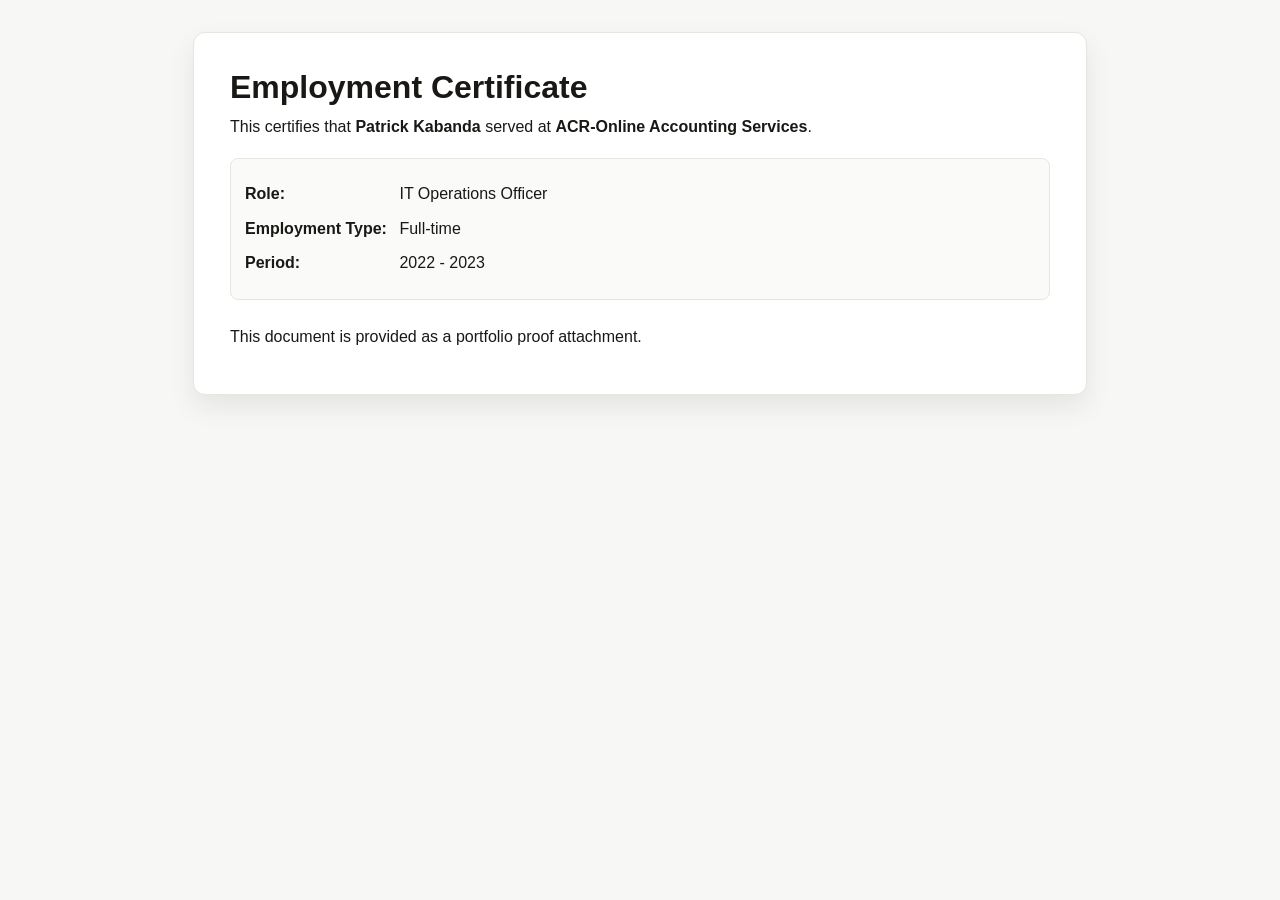
<file: assets/certificates/acr-it-operations-certificate.html>
<!DOCTYPE html>
<html lang="en">
<head>
  <meta charset="UTF-8">
  <meta name="viewport" content="width=device-width, initial-scale=1.0">
  <title>Employment Certificate - ACR Online</title>
  <style>
    body { margin: 0; font-family: "DM Sans", Arial, sans-serif; background: #f7f7f5; color: #1a1814; }
    .sheet { max-width: 820px; margin: 32px auto; background: #fff; border: 1px solid #e8e5e0; border-radius: 12px; padding: 36px; box-shadow: 0 12px 28px rgba(0, 0, 0, 0.08); }
    h1 { margin: 0 0 8px; font-size: 2rem; }
    p { line-height: 1.65; margin: 8px 0; }
    .meta { margin: 18px 0 24px; padding: 14px; border: 1px solid #e8e5e0; border-radius: 8px; background: #fafaf9; }
    .meta strong { display: inline-block; min-width: 150px; }
  </style>
</head>
<body>
  <main class="sheet">
    <h1>Employment Certificate</h1>
    <p>This certifies that <strong>Patrick Kabanda</strong> served at <strong>ACR-Online Accounting Services</strong>.</p>
    <div class="meta">
      <p><strong>Role:</strong> IT Operations Officer</p>
      <p><strong>Employment Type:</strong> Full-time</p>
      <p><strong>Period:</strong> 2022 - 2023</p>
    </div>
    <p>This document is provided as a portfolio proof attachment.</p>
  </main>
</body>
</html>
</file>
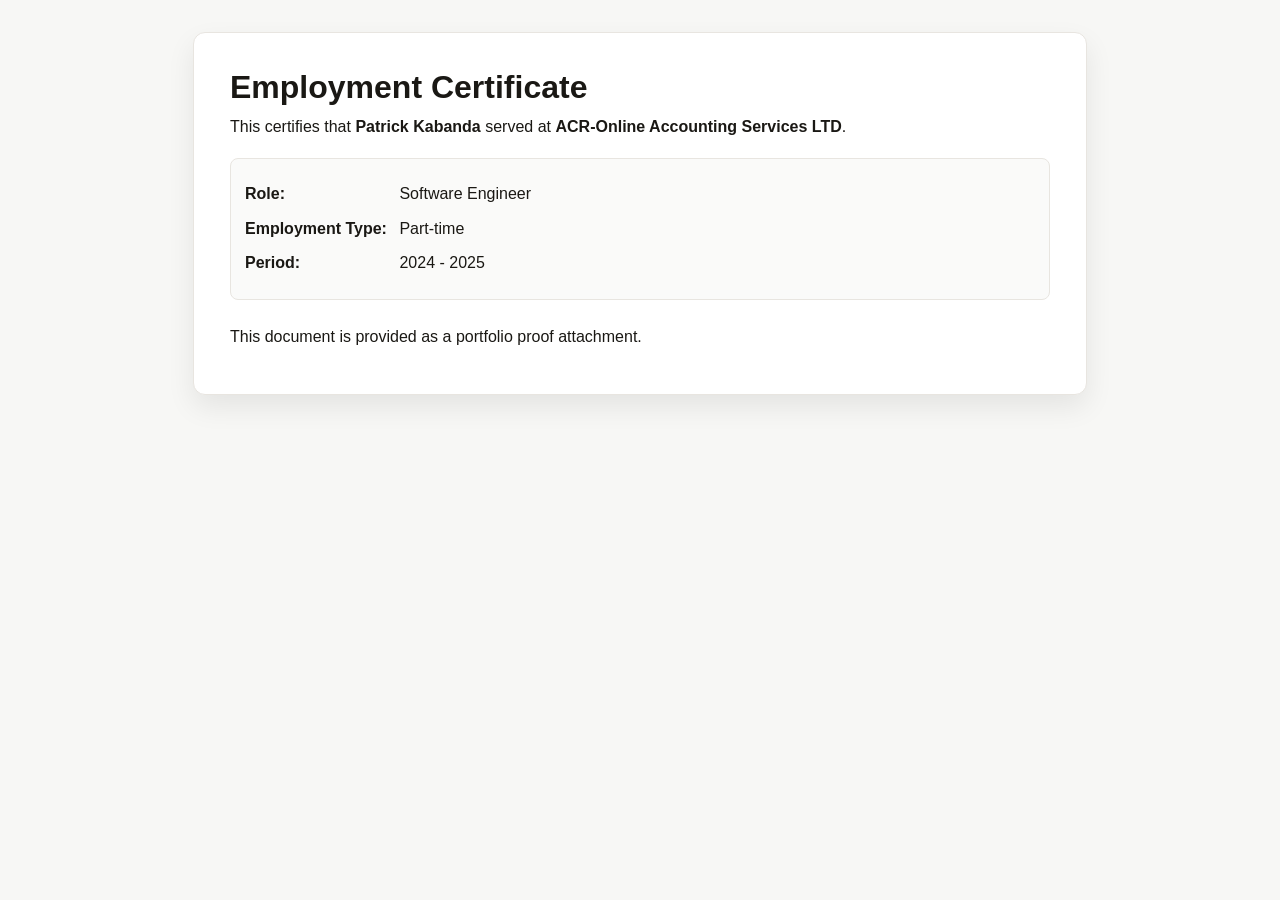
<file: assets/certificates/acr-software-engineer-certificate.html>
<!DOCTYPE html>
<html lang="en">
<head>
  <meta charset="UTF-8">
  <meta name="viewport" content="width=device-width, initial-scale=1.0">
  <title>Employment Certificate - ACR Online</title>
  <style>
    body { margin: 0; font-family: "DM Sans", Arial, sans-serif; background: #f7f7f5; color: #1a1814; }
    .sheet { max-width: 820px; margin: 32px auto; background: #fff; border: 1px solid #e8e5e0; border-radius: 12px; padding: 36px; box-shadow: 0 12px 28px rgba(0, 0, 0, 0.08); }
    h1 { margin: 0 0 8px; font-size: 2rem; }
    p { line-height: 1.65; margin: 8px 0; }
    .meta { margin: 18px 0 24px; padding: 14px; border: 1px solid #e8e5e0; border-radius: 8px; background: #fafaf9; }
    .meta strong { display: inline-block; min-width: 150px; }
  </style>
</head>
<body>
  <main class="sheet">
    <h1>Employment Certificate</h1>
    <p>This certifies that <strong>Patrick Kabanda</strong> served at <strong>ACR-Online Accounting Services LTD</strong>.</p>
    <div class="meta">
      <p><strong>Role:</strong> Software Engineer</p>
      <p><strong>Employment Type:</strong> Part-time</p>
      <p><strong>Period:</strong> 2024 - 2025</p>
    </div>
    <p>This document is provided as a portfolio proof attachment.</p>
  </main>
</body>
</html>
</file>
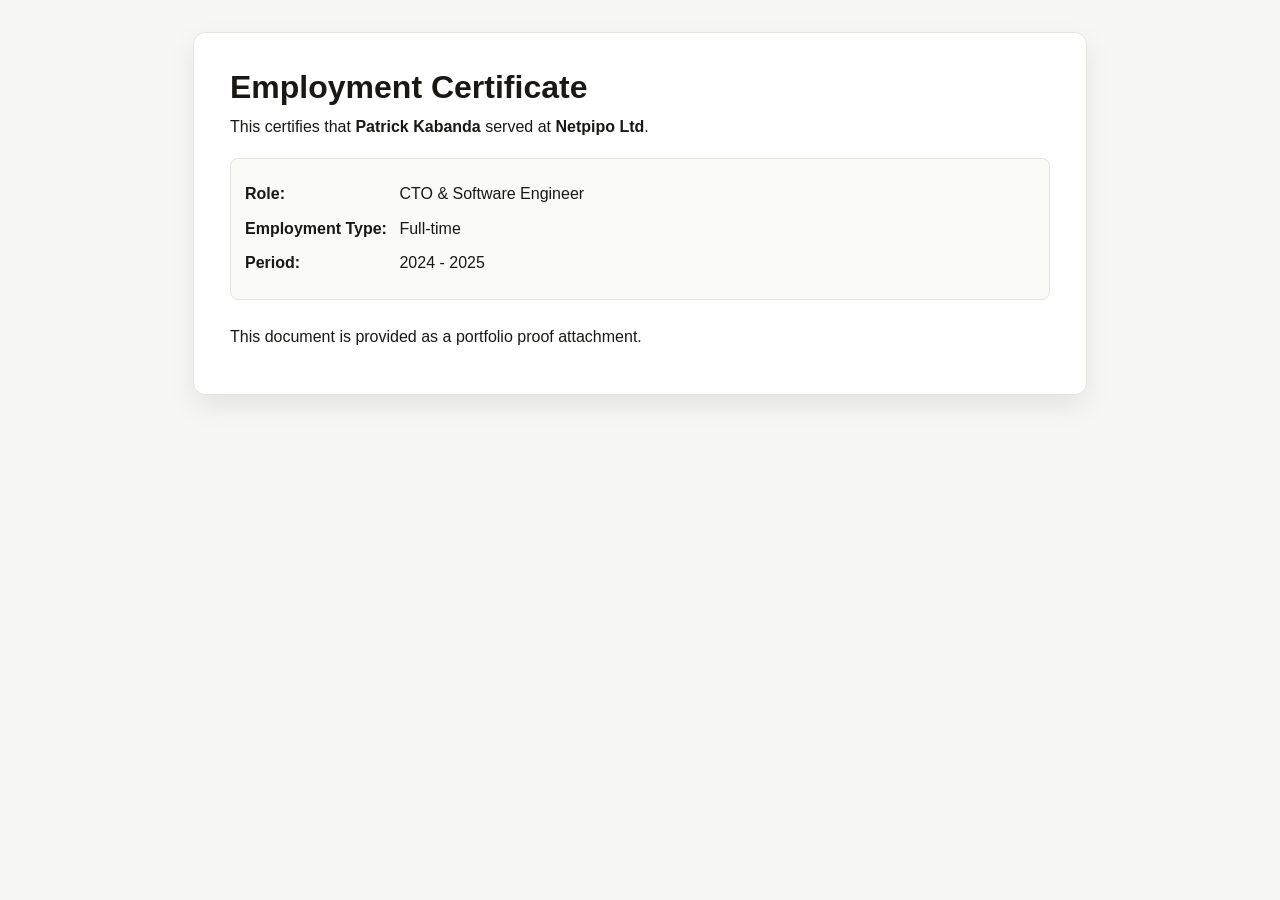
<file: assets/certificates/netpipo-cto-certificate.html>
<!DOCTYPE html>
<html lang="en">
<head>
  <meta charset="UTF-8">
  <meta name="viewport" content="width=device-width, initial-scale=1.0">
  <title>Employment Certificate - Netpipo Ltd</title>
  <style>
    body {
      margin: 0;
      font-family: "DM Sans", Arial, sans-serif;
      background: #f7f7f5;
      color: #1a1814;
    }
    .sheet {
      max-width: 820px;
      margin: 32px auto;
      background: #fff;
      border: 1px solid #e8e5e0;
      border-radius: 12px;
      padding: 36px;
      box-shadow: 0 12px 28px rgba(0, 0, 0, 0.08);
    }
    h1 {
      margin: 0 0 8px;
      font-size: 2rem;
    }
    p {
      line-height: 1.65;
      margin: 8px 0;
    }
    .meta {
      margin: 18px 0 24px;
      padding: 14px;
      border: 1px solid #e8e5e0;
      border-radius: 8px;
      background: #fafaf9;
    }
    .meta strong {
      display: inline-block;
      min-width: 150px;
    }
  </style>
</head>
<body>
  <main class="sheet">
    <h1>Employment Certificate</h1>
    <p>This certifies that <strong>Patrick Kabanda</strong> served at <strong>Netpipo Ltd</strong>.</p>
    <div class="meta">
      <p><strong>Role:</strong> CTO & Software Engineer</p>
      <p><strong>Employment Type:</strong> Full-time</p>
      <p><strong>Period:</strong> 2024 - 2025</p>
    </div>
    <p>This document is provided as a portfolio proof attachment.</p>
  </main>
</body>
</html>
</file>
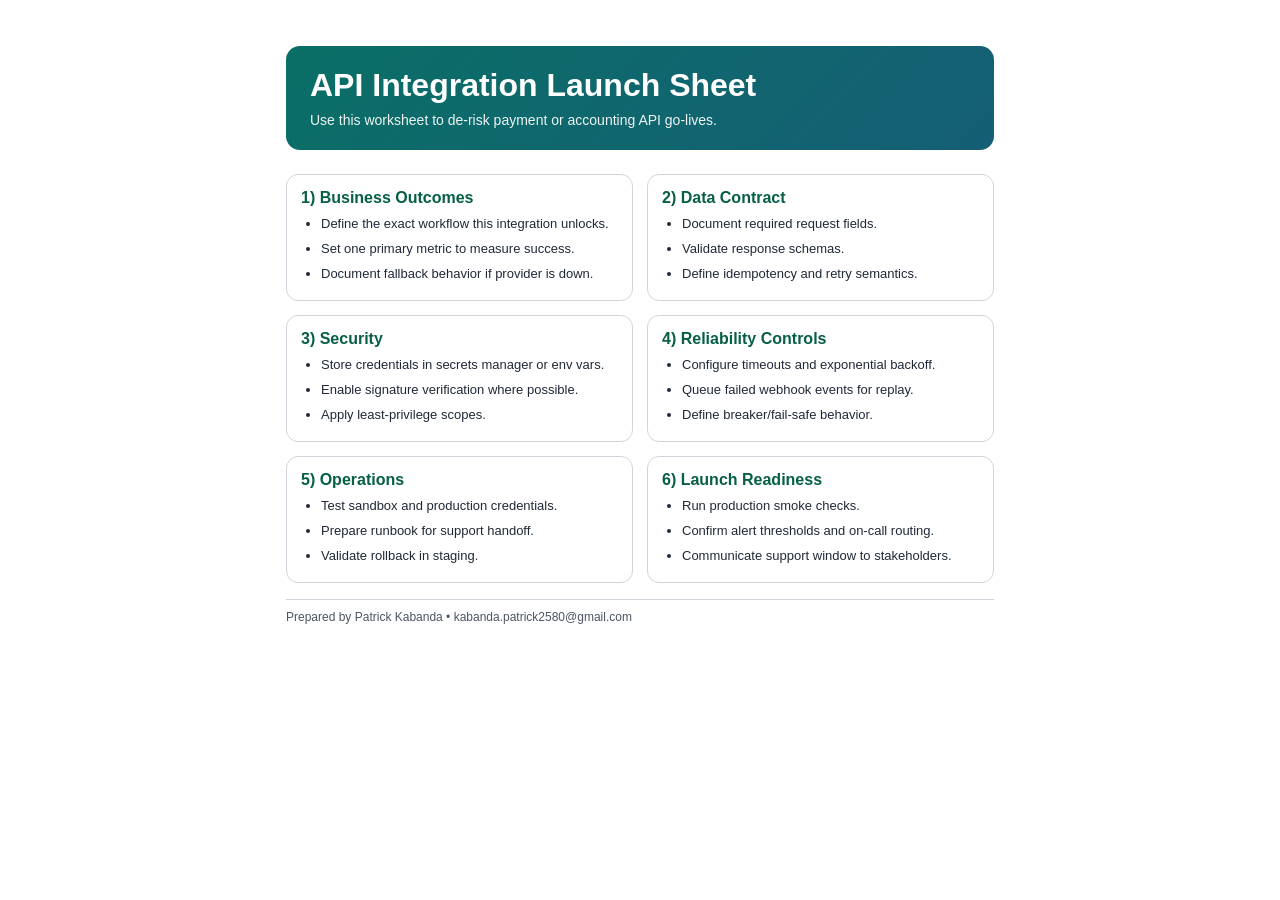
<file: assets/lead-magnets/pdf-src/api-integration-launch-sheet.html>
<!doctype html>
<html lang="en">
<head>
  <meta charset="utf-8" />
  <meta name="viewport" content="width=device-width, initial-scale=1" />
  <title>API Integration Launch Sheet</title>
  <style>
    :root { --brand:#0a6f66; --ink:#1f2937; --muted:#4b5563; --line:#d1d5db; }
    * { box-sizing: border-box; }
    body { margin:0; font-family: "DM Sans", "Segoe UI", Arial, sans-serif; color:var(--ink); }
    .page { max-width: 820px; margin:0 auto; padding: 46px 56px 52px; }
    .top { background: linear-gradient(135deg, #0a6f66, #155e75); color:white; border-radius:14px; padding:22px 24px; margin-bottom:24px; }
    h1 { margin:0 0 8px; font-size:32px; line-height:1.12; }
    .sub { margin:0; opacity:.93; font-size:14px; }
    .grid { display:grid; grid-template-columns:1fr 1fr; gap:14px; }
    .card { border:1px solid var(--line); border-radius:12px; padding:14px 14px 10px; }
    h2 { margin:0 0 8px; font-size:16px; color:#065f46; }
    ul { margin:0; padding-left:20px; }
    li { margin:0 0 6px; font-size:13px; line-height:1.46; }
    .foot { margin-top:16px; font-size:12px; color:var(--muted); border-top:1px solid var(--line); padding-top:10px; }
  </style>
</head>
<body>
  <main class="page">
    <section class="top">
      <h1>API Integration Launch Sheet</h1>
      <p class="sub">Use this worksheet to de-risk payment or accounting API go-lives.</p>
    </section>

    <section class="grid">
      <article class="card">
        <h2>1) Business Outcomes</h2>
        <ul>
          <li>Define the exact workflow this integration unlocks.</li>
          <li>Set one primary metric to measure success.</li>
          <li>Document fallback behavior if provider is down.</li>
        </ul>
      </article>
      <article class="card">
        <h2>2) Data Contract</h2>
        <ul>
          <li>Document required request fields.</li>
          <li>Validate response schemas.</li>
          <li>Define idempotency and retry semantics.</li>
        </ul>
      </article>
      <article class="card">
        <h2>3) Security</h2>
        <ul>
          <li>Store credentials in secrets manager or env vars.</li>
          <li>Enable signature verification where possible.</li>
          <li>Apply least-privilege scopes.</li>
        </ul>
      </article>
      <article class="card">
        <h2>4) Reliability Controls</h2>
        <ul>
          <li>Configure timeouts and exponential backoff.</li>
          <li>Queue failed webhook events for replay.</li>
          <li>Define breaker/fail-safe behavior.</li>
        </ul>
      </article>
      <article class="card">
        <h2>5) Operations</h2>
        <ul>
          <li>Test sandbox and production credentials.</li>
          <li>Prepare runbook for support handoff.</li>
          <li>Validate rollback in staging.</li>
        </ul>
      </article>
      <article class="card">
        <h2>6) Launch Readiness</h2>
        <ul>
          <li>Run production smoke checks.</li>
          <li>Confirm alert thresholds and on-call routing.</li>
          <li>Communicate support window to stakeholders.</li>
        </ul>
      </article>
    </section>

    <p class="foot">Prepared by Patrick Kabanda • kabanda.patrick2580@gmail.com</p>
  </main>
</body>
</html>
</file>
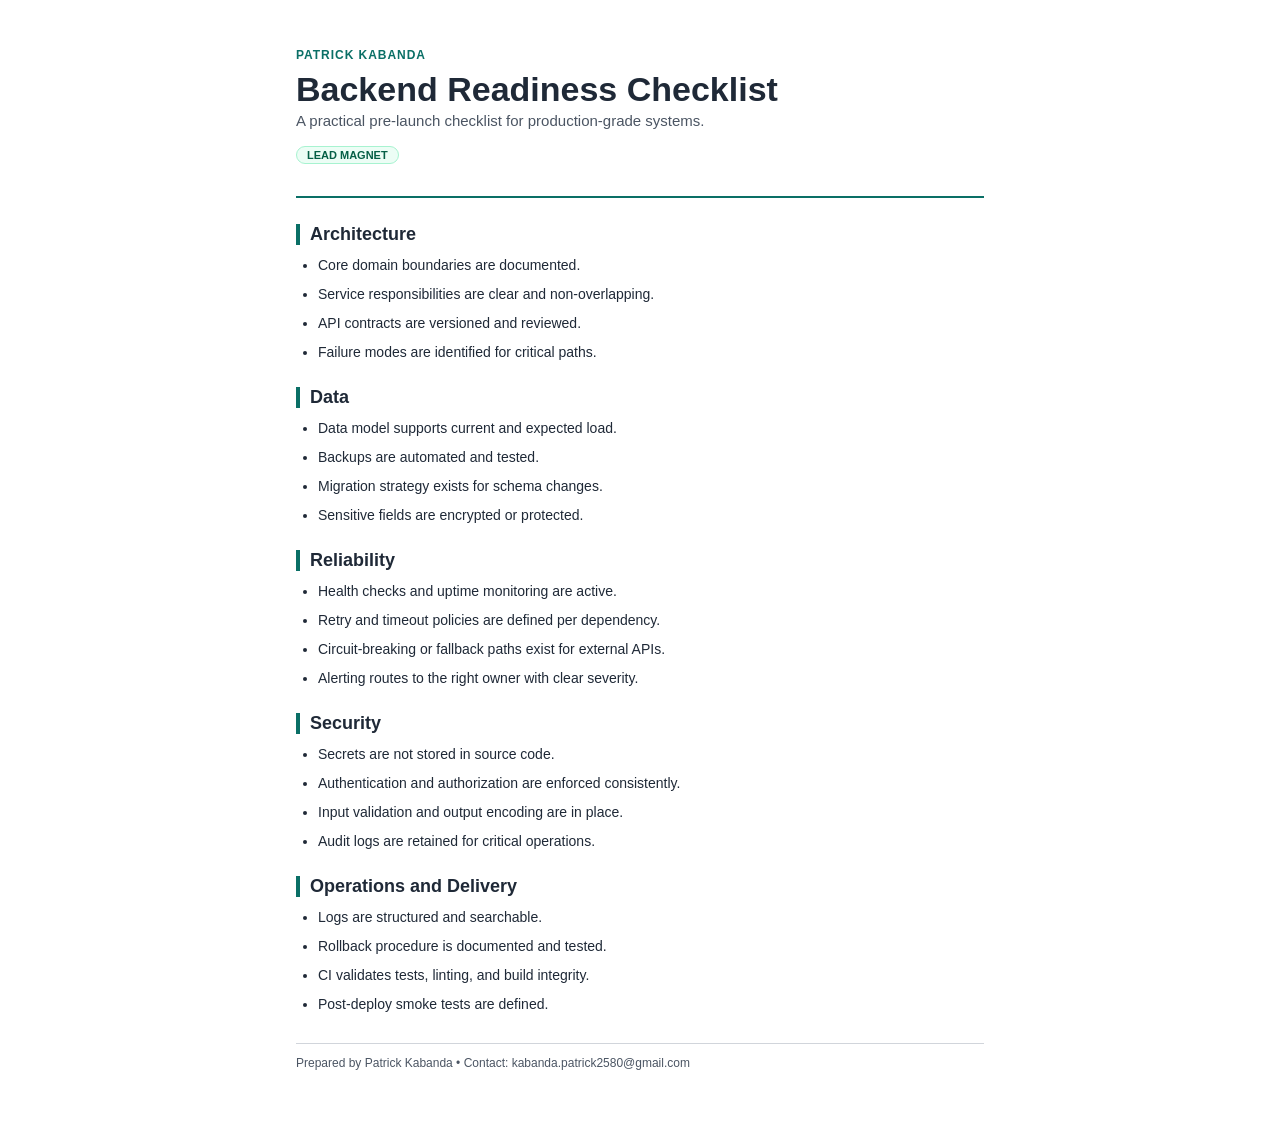
<file: assets/lead-magnets/pdf-src/backend-readiness-checklist.html>
<!doctype html>
<html lang="en">
<head>
  <meta charset="utf-8" />
  <meta name="viewport" content="width=device-width, initial-scale=1" />
  <title>Backend Readiness Checklist</title>
  <style>
    :root { --brand:#0a6f66; --ink:#1f2937; --muted:#4b5563; --paper:#ffffff; --line:#d1d5db; }
    * { box-sizing: border-box; }
    body { margin:0; font-family: "DM Sans", "Segoe UI", Arial, sans-serif; color:var(--ink); background:var(--paper); }
    .page { max-width: 800px; margin: 0 auto; padding: 48px 56px 52px; }
    .header { border-bottom: 2px solid var(--brand); padding-bottom: 16px; margin-bottom: 26px; }
    .brand { font-weight:700; letter-spacing:0.08em; color:var(--brand); font-size:12px; text-transform:uppercase; }
    h1 { margin:8px 0 4px; font-size:34px; line-height:1.12; }
    .subtitle { color:var(--muted); margin:0; font-size:15px; }
    h2 { margin: 24px 0 10px; font-size: 18px; border-left: 4px solid var(--brand); padding-left: 10px; }
    ul { margin:0; padding-left:22px; }
    li { margin: 0 0 8px; line-height:1.5; font-size:14px; }
    .footer { margin-top:28px; padding-top:12px; border-top:1px solid var(--line); color:var(--muted); font-size:12px; }
    .pill { display:inline-block; background:#ecfdf5; color:#065f46; border:1px solid #a7f3d0; border-radius:999px; padding:2px 10px; font-size:11px; font-weight:600; text-transform:uppercase; }
  </style>
</head>
<body>
  <main class="page">
    <header class="header">
      <div class="brand">Patrick Kabanda</div>
      <h1>Backend Readiness Checklist</h1>
      <p class="subtitle">A practical pre-launch checklist for production-grade systems.</p>
      <p><span class="pill">Lead Magnet</span></p>
    </header>

    <section>
      <h2>Architecture</h2>
      <ul>
        <li>Core domain boundaries are documented.</li>
        <li>Service responsibilities are clear and non-overlapping.</li>
        <li>API contracts are versioned and reviewed.</li>
        <li>Failure modes are identified for critical paths.</li>
      </ul>
    </section>

    <section>
      <h2>Data</h2>
      <ul>
        <li>Data model supports current and expected load.</li>
        <li>Backups are automated and tested.</li>
        <li>Migration strategy exists for schema changes.</li>
        <li>Sensitive fields are encrypted or protected.</li>
      </ul>
    </section>

    <section>
      <h2>Reliability</h2>
      <ul>
        <li>Health checks and uptime monitoring are active.</li>
        <li>Retry and timeout policies are defined per dependency.</li>
        <li>Circuit-breaking or fallback paths exist for external APIs.</li>
        <li>Alerting routes to the right owner with clear severity.</li>
      </ul>
    </section>

    <section>
      <h2>Security</h2>
      <ul>
        <li>Secrets are not stored in source code.</li>
        <li>Authentication and authorization are enforced consistently.</li>
        <li>Input validation and output encoding are in place.</li>
        <li>Audit logs are retained for critical operations.</li>
      </ul>
    </section>

    <section>
      <h2>Operations and Delivery</h2>
      <ul>
        <li>Logs are structured and searchable.</li>
        <li>Rollback procedure is documented and tested.</li>
        <li>CI validates tests, linting, and build integrity.</li>
        <li>Post-deploy smoke tests are defined.</li>
      </ul>
    </section>

    <p class="footer">Prepared by Patrick Kabanda • Contact: kabanda.patrick2580@gmail.com</p>
  </main>
</body>
</html>
</file>
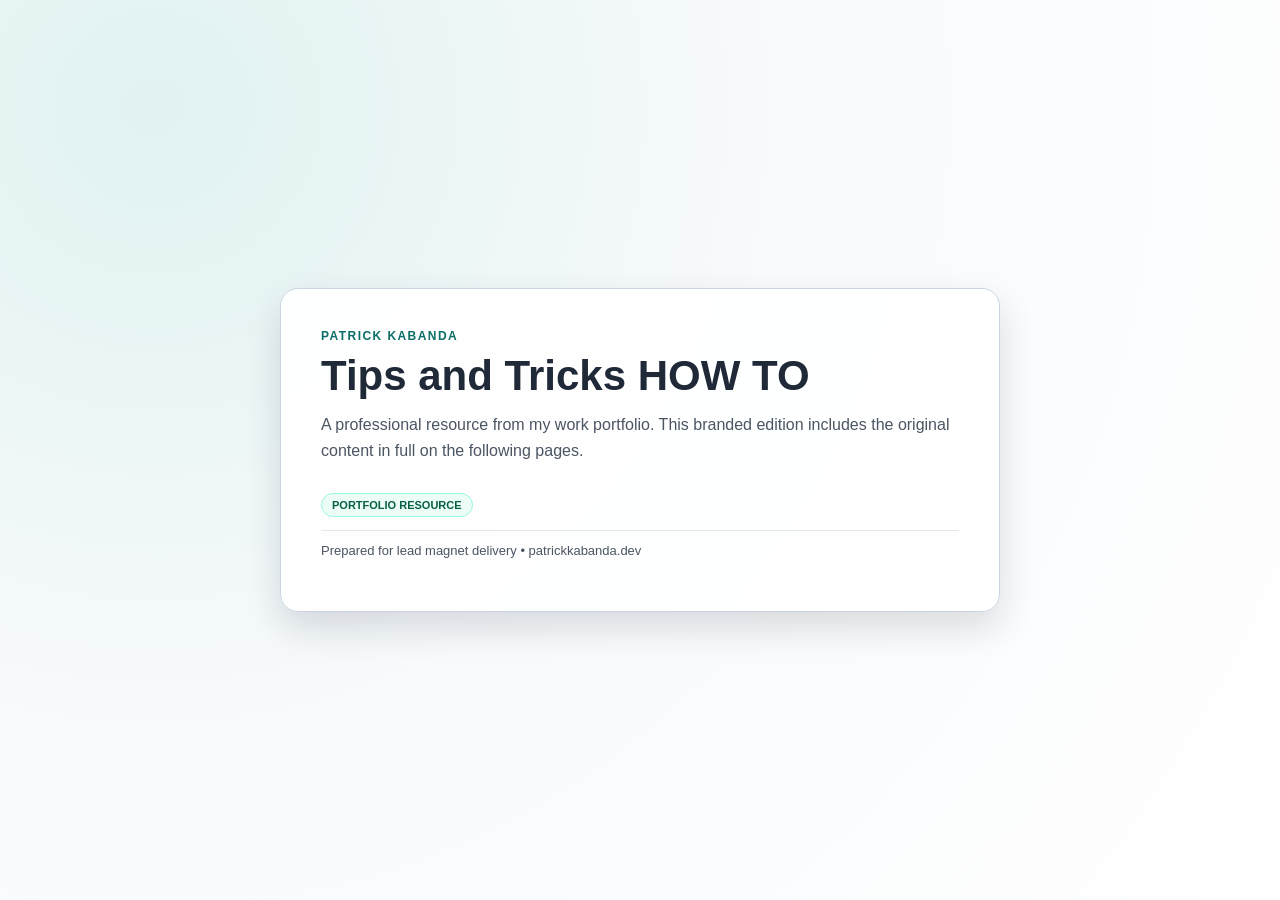
<file: assets/lead-magnets/pdf-src/tips-cover.html>
<!doctype html>
<html lang="en">
<head>
  <meta charset="utf-8" />
  <meta name="viewport" content="width=device-width, initial-scale=1" />
  <title>Tips and Tricks HOW TO</title>
  <style>
    :root { --brand:#0a6f66; --ink:#1f2937; --muted:#4b5563; }
    * { box-sizing:border-box; }
    body { margin:0; font-family: "DM Sans", "Segoe UI", Arial, sans-serif; color:var(--ink); }
    .page {
      width: 100vw; height: 100vh;
      display:flex; align-items:center; justify-content:center;
      background: radial-gradient(circle at 12% 12%, #e0f2f1, #f8fafc 45%, #ffffff 100%);
      padding: 56px;
    }
    .card {
      width: 100%; max-width: 720px;
      border: 1px solid #cbd5e1;
      border-radius: 18px;
      background: rgba(255,255,255,.92);
      box-shadow: 0 16px 36px rgba(15,23,42,.14);
      padding: 40px;
    }
    .brand { text-transform: uppercase; letter-spacing: .12em; color:var(--brand); font-size:12px; font-weight:700; }
    h1 { font-size: 42px; margin: 10px 0 14px; line-height: 1.08; }
    .desc { font-size: 16px; color: var(--muted); line-height: 1.6; margin: 0 0 24px; }
    .meta { font-size: 13px; color: var(--muted); border-top:1px solid #e5e7eb; padding-top: 12px; }
    .tag { display:inline-block; margin-top: 6px; padding: 5px 10px; border:1px solid #99f6e4; border-radius:999px; color:#065f46; background:#ecfdf5; font-size:11px; font-weight:700; text-transform:uppercase; }
  </style>
</head>
<body>
  <main class="page">
    <section class="card">
      <div class="brand">Patrick Kabanda</div>
      <h1>Tips and Tricks HOW TO</h1>
      <p class="desc">A professional resource from my work portfolio. This branded edition includes the original content in full on the following pages.</p>
      <span class="tag">Portfolio Resource</span>
      <p class="meta">Prepared for lead magnet delivery • patrickkabanda.dev</p>
    </section>
  </main>
</body>
</html>
</file>
